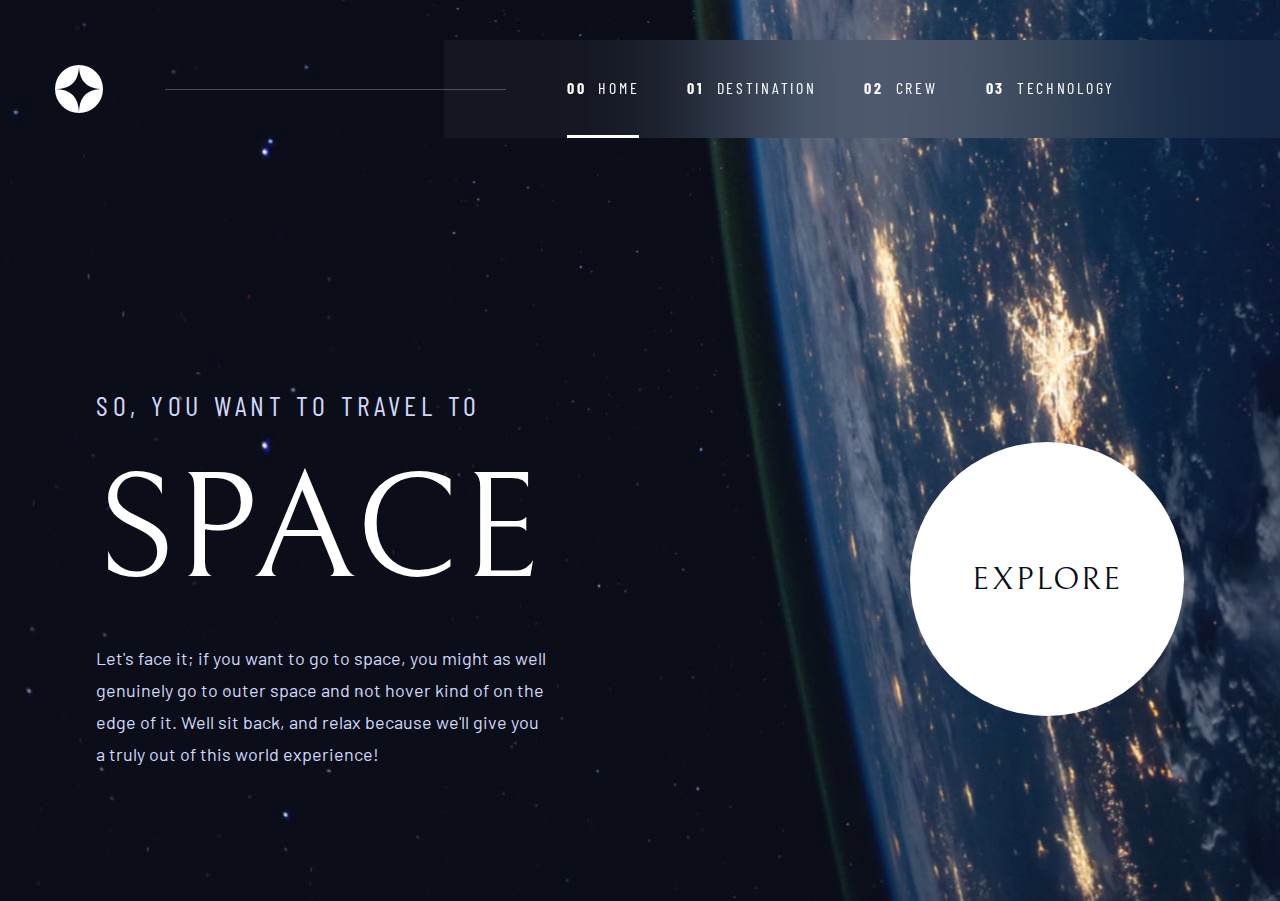
<file: index.html>
<!DOCTYPE html>
<html lang="en">
  <head>
    <meta charset="UTF-8" />
    <meta name="viewport" content="width=device-width, initial-scale=1.0" />
    <link
      rel="icon"
      type="image/png"
      sizes="32x32"
      href="./assets/favicon-32x32.png"
    />
    <title>Frontend Mentor | Space tourism website</title>
    <link rel="stylesheet" href="./css/index.css" />
  </head>
  <body>
    <div class="body">
      <header class="header">
        <nav class="navbar">
          <div class="logo">
            <a href="#">
              <img src="./assets/shared/logo.svg" alt="logo" />
            </a>
          </div>
          <div class="line"></div>
          <ul class="nav-menu">
            <li>
              <a href="#" class="nav-btn nav-btn-active">
                <span class="number">00</span>Home
              </a>
            </li>
            <li>
              <a href="./destination.html" class="nav-btn">
                <span class="number">01</span>Destination
              </a>
            </li>
            <li>
              <a href="./crew.html" class="nav-btn">
                <span class="number">02</span>Crew
              </a>
            </li>
            <li>
              <a href="./technology.html" class="nav-btn">
                <span class="number">03</span>Technology
              </a>
            </li>
          </ul>
          <button class="nav-toggle-btn"></button>
        </nav>
      </header>
      <main class="main">
        <div class="content">
          <h5 class="h5">So, you want to travel to</h5>
          <h1 class="h1">Space</h1>
          <p class="body-txt">
            Let's face it; if you want to go to space, you might as well
            genuinely go to outer space and not hover kind of on the edge of it.
            Well sit back, and relax because we'll give you a truly out of this
            world experience!
          </p>
        </div>
        <a href="./destination.html" class="explore-btn">Explore</a>
      </main>
    </div>
    <script src="./js/navbar.js"></script>
  </body>
</html>
</file>
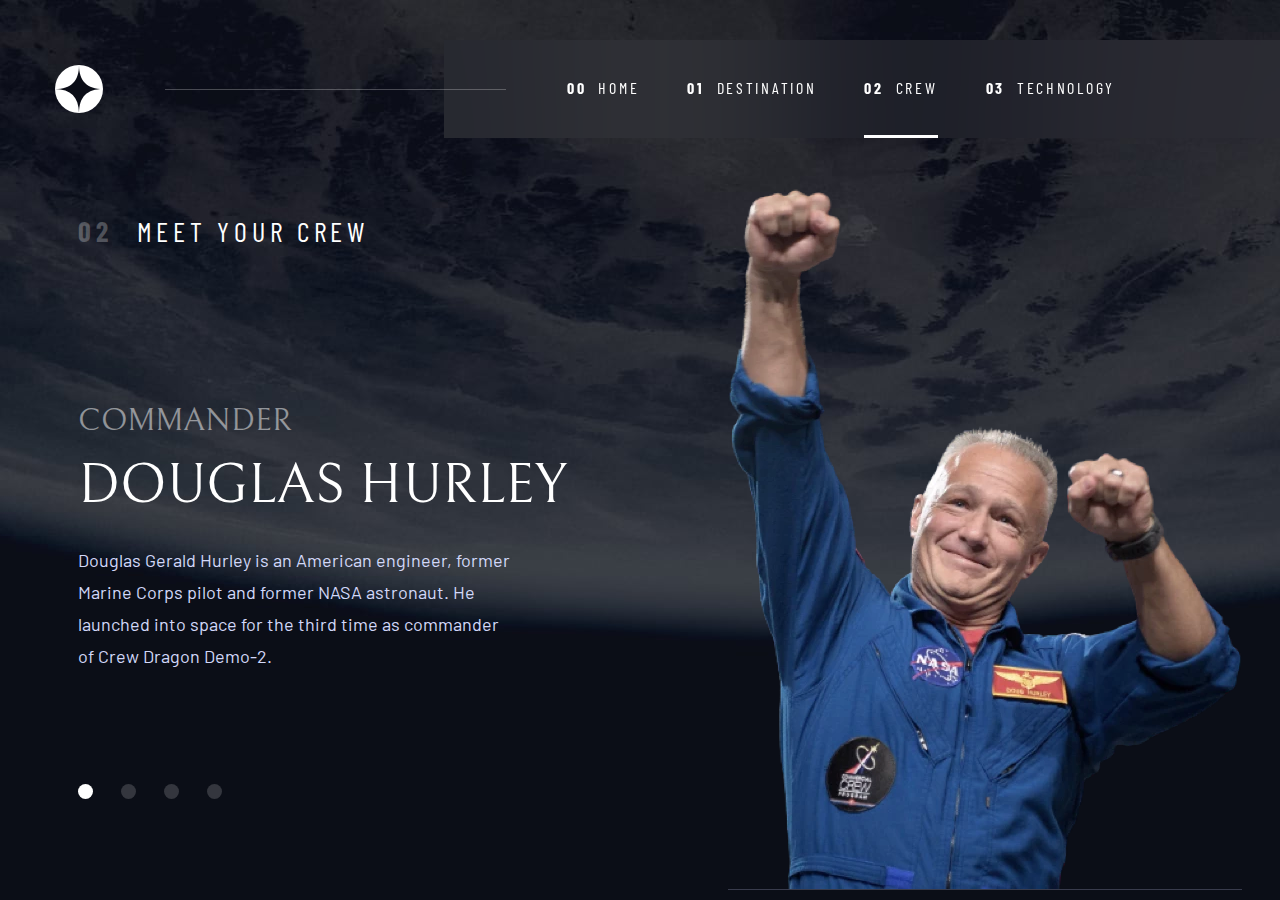
<file: crew.html>
<!DOCTYPE html>
<html lang="en">

<head>
  <meta charset="UTF-8" />
  <meta name="viewport" content="width=device-width, initial-scale=1.0" />
  <link rel="icon" type="image/png" sizes="32x32" href="./assets/favicon-32x32.png" />
  <title>Frontend Mentor | Space tourism website</title>
  <link rel="stylesheet" href="./css/crew.css" />
</head>

<body>
  <div class="body">
    <header class="header">
      <nav class="navbar">
        <div class="logo">
          <a href="./index.html">
            <img src="./assets/shared/logo.svg" alt="logo" />
          </a>
        </div>
        <div class="line"></div>
        <ul class="nav-menu">
          <li>
            <a href="./index.html" class="nav-btn">
              <span class="number">00</span>Home
            </a>
          </li>
          <li>
            <a href="./destination.html" class="nav-btn">
              <span class="number">01</span>Destination
            </a>
          </li>
          <li>
            <a href="#" class="nav-btn nav-btn-active">
              <span class="number">02</span>Crew
            </a>
          </li>
          <li>
            <a href="./technology.html" class="nav-btn">
              <span class="number">03</span>Technology
            </a>
          </li>
        </ul>
        <button class="nav-toggle-btn"></button>
      </nav>
    </header>
    <main class="main">
      <h5 class="h5"><span class="page-number">02</span>Meet your crew</h5>
      <div class="main-container">
        <div class="member-img">
          <img src="./assets/crew/image-douglas-hurley.webp" alt="crew member image">
        </div>
        <div class="content">
          <div class="tab-btn-container">
            <button data-number="0" class="tab-btn tab-btn-active"></button>
            <button data-number="1" class="tab-btn"></button>
            <button data-number="2" class="tab-btn"></button>
            <button data-number="3" class="tab-btn"></button>
          </div>
          <div class="content-container">
            <h4 class="member-role">Commander</h4>
            <h3 class="member-name">Douglas Hurley</h3>
            <p class="member-info">
              Douglas Gerald Hurley is an American engineer, former Marine Corps
              pilot and former NASA astronaut. He launched into space for the
              third time as commander of Crew Dragon Demo-2.
            </p>
          </div>
        </div>
      </div>
    </main>
  </div>
  <script src="./js/navbar.js"></script>
  <script src="./js/crew.js"></script>
</body>

</html>
</file>
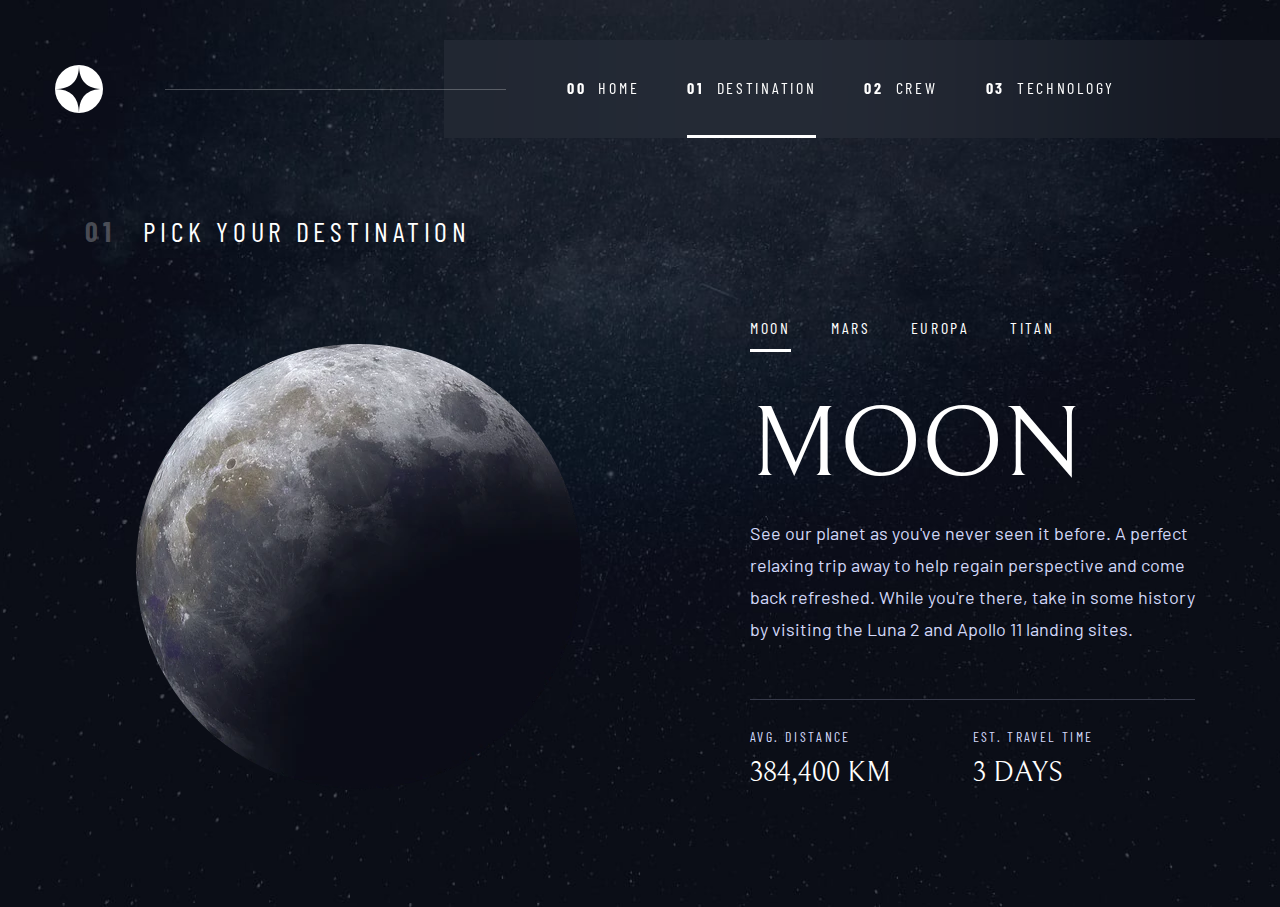
<file: destination.html>
<!DOCTYPE html>
<html lang="en">
  <head>
    <meta charset="UTF-8" />
    <meta name="viewport" content="width=device-width, initial-scale=1.0" />
    <link
      rel="icon"
      type="image/png"
      sizes="32x32"
      href="./assets/favicon-32x32.png"
    />
    <title>Frontend Mentor | Space tourism website</title>
    <link rel="stylesheet" href="./css/destination.css" />
  </head>
  <body>
    <div class="body">
      <header class="header">
        <nav class="navbar">
          <div class="logo">
            <a href="./index.html">
              <img src="./assets/shared/logo.svg" alt="logo" />
            </a>
          </div>
          <div class="line"></div>
          <ul class="nav-menu">
            <li>
              <a href="./index.html" class="nav-btn">
                <span class="number">00</span>Home
              </a>
            </li>
            <li>
              <a href="#" class="nav-btn nav-btn-active">
                <span class="number">01</span>Destination
              </a>
            </li>
            <li>
              <a href="./crew.html" class="nav-btn">
                <span class="number">02</span>Crew
              </a>
            </li>
            <li>
              <a href="./technology.html" class="nav-btn">
                <span class="number">03</span>Technology
              </a>
            </li>
          </ul>
          <button class="nav-toggle-btn"></button>
        </nav>
      </header>
      <main class="main">
        <div class="left">
          <h5 class="h5">
            <span class="page-number">01</span>Pick your destination
          </h5>
          <div class="destination-img">
            <img
              src="./assets/destination/image-moon.webp"
              alt="destination image"
            />
          </div>
        </div>
        <div class="content">
          <div class="tab-btn-container">
            <button data-number="0" class="tab-btn tab-btn-active">Moon</button>
            <button data-number="1" class="tab-btn">Mars</button>
            <button data-number="2" class="tab-btn">Europa</button>
            <button data-number="3" class="tab-btn">Titan</button>
          </div>
          <div class="destination-content">
            <h2 class="destination-name">Moon</h2>
            <p class="destination-info">
              See our planet as you've never seen it before. A perfect relaxing
              trip away to help regain perspective and come back refreshed.
              While you're there, take in some history by visiting the Luna 2
              and Apollo 11 landing sites.
            </p>
          </div>
          <hr />
          <div class="destination-stats">
            <div class="stat-container">
              <p class="stat-name">Avg. distance</p>
              <p class="stat-value distance">384,400 km</p>
            </div>
            <div class="stat-container">
              <p class="stat-name">Est. travel time</p>
              <p class="stat-value travel">3 days</p>
            </div>
          </div>
        </div>
      </main>
    </div>
    <script src="./js/navbar.js"></script>
    <script src="./js/destination.js"></script>
  </body>
</html>
</file>
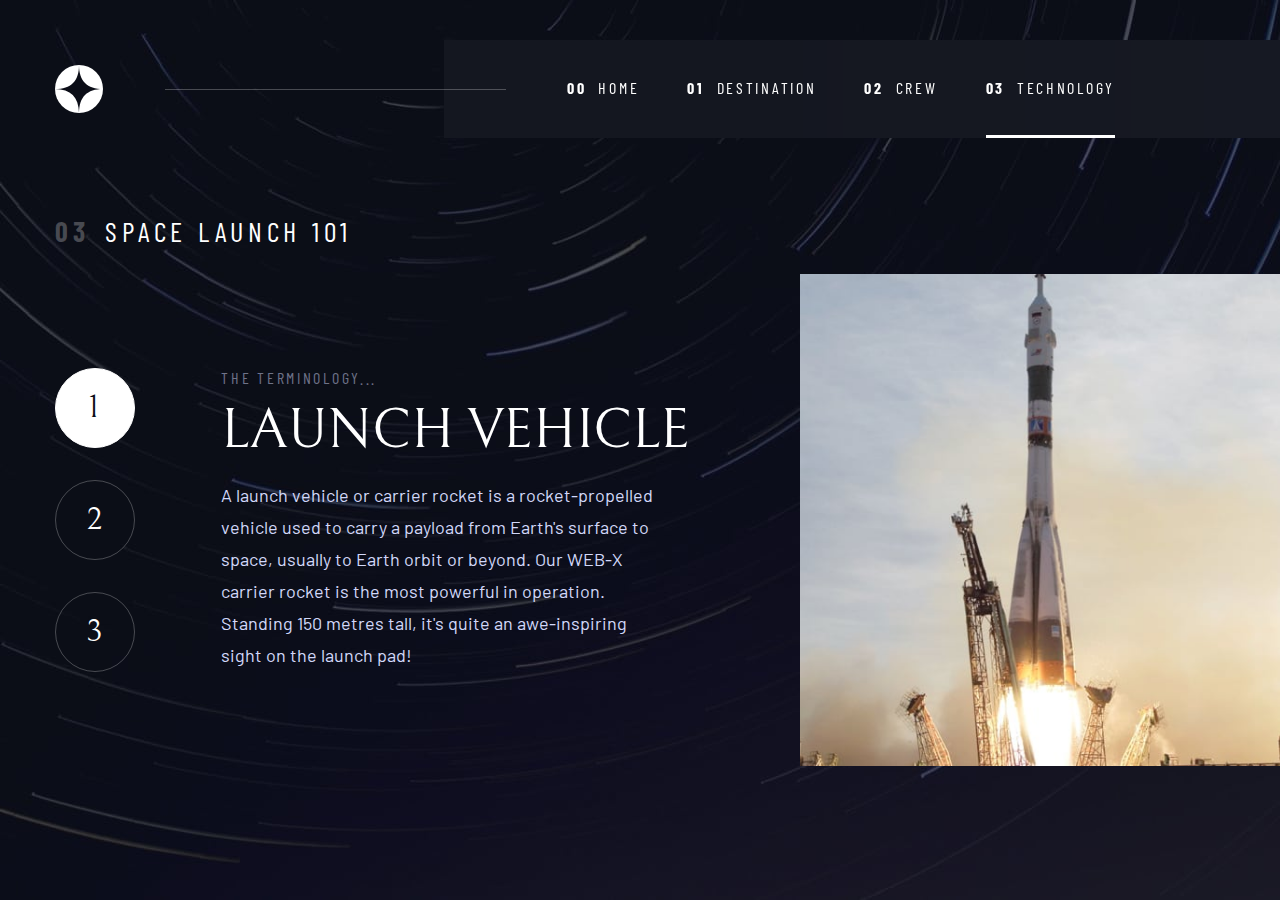
<file: technology.html>
<!DOCTYPE html>
<html lang="en">
  <head>
    <meta charset="UTF-8" />
    <meta name="viewport" content="width=device-width, initial-scale=1.0" />
    <link
      rel="icon"
      type="image/png"
      sizes="32x32"
      href="./assets/favicon-32x32.png"
    />
    <title>Frontend Mentor | Space tourism website</title>
    <link rel="stylesheet" href="./css/technology.css" />
  </head>
  <body>
    <div class="body">
      <header class="header">
        <nav class="navbar">
          <div class="logo">
            <a href="./index.html">
              <img src="./assets/shared/logo.svg" alt="logo" />
            </a>
          </div>
          <div class="line"></div>
          <ul class="nav-menu">
            <li>
              <a href="./index.html" class="nav-btn">
                <span class="number">00</span>Home
              </a>
            </li>
            <li>
              <a href="./destination.html" class="nav-btn">
                <span class="number">01</span>Destination
              </a>
            </li>
            <li>
              <a href="./crew.html" class="nav-btn">
                <span class="number">02</span>Crew
              </a>
            </li>
            <li>
              <a href="#" class="nav-btn nav-btn-active">
                <span class="number">03</span>Technology
              </a>
            </li>
          </ul>
          <button class="nav-toggle-btn"></button>
        </nav>
      </header>
      <main class="main">
        <h5 class="h5"><span class="page-number">03</span>Space launch 101</h5>
        <div class="main-container">
          <div class="tech-img img-lv"></div>
          <div class="content">
            <div class="tab-btn-container">
              <button data-number="0" class="tab-btn tab-btn-active">1</button>
              <button data-number="1" class="tab-btn">2</button>
              <button data-number="2" class="tab-btn">3</button>
            </div>
            <div class="content-container">
              <p class="terminology">The terminology...</p>
              <h3 class="tech-name">Launch vehicle</h3>
              <p class="tech-info">
                A launch vehicle or carrier rocket is a rocket-propelled vehicle
                used to carry a payload from Earth's surface to space, usually
                to Earth orbit or beyond. Our WEB-X carrier rocket is the most
                powerful in operation. Standing 150 metres tall, it's quite an
                awe-inspiring sight on the launch pad!
              </p>
            </div>
          </div>
        </div>
      </main>
      <script src="./js/navbar.js"></script>
      <script src="./js/technology.js"></script>
    </div>
  </body>
</html>
</file>
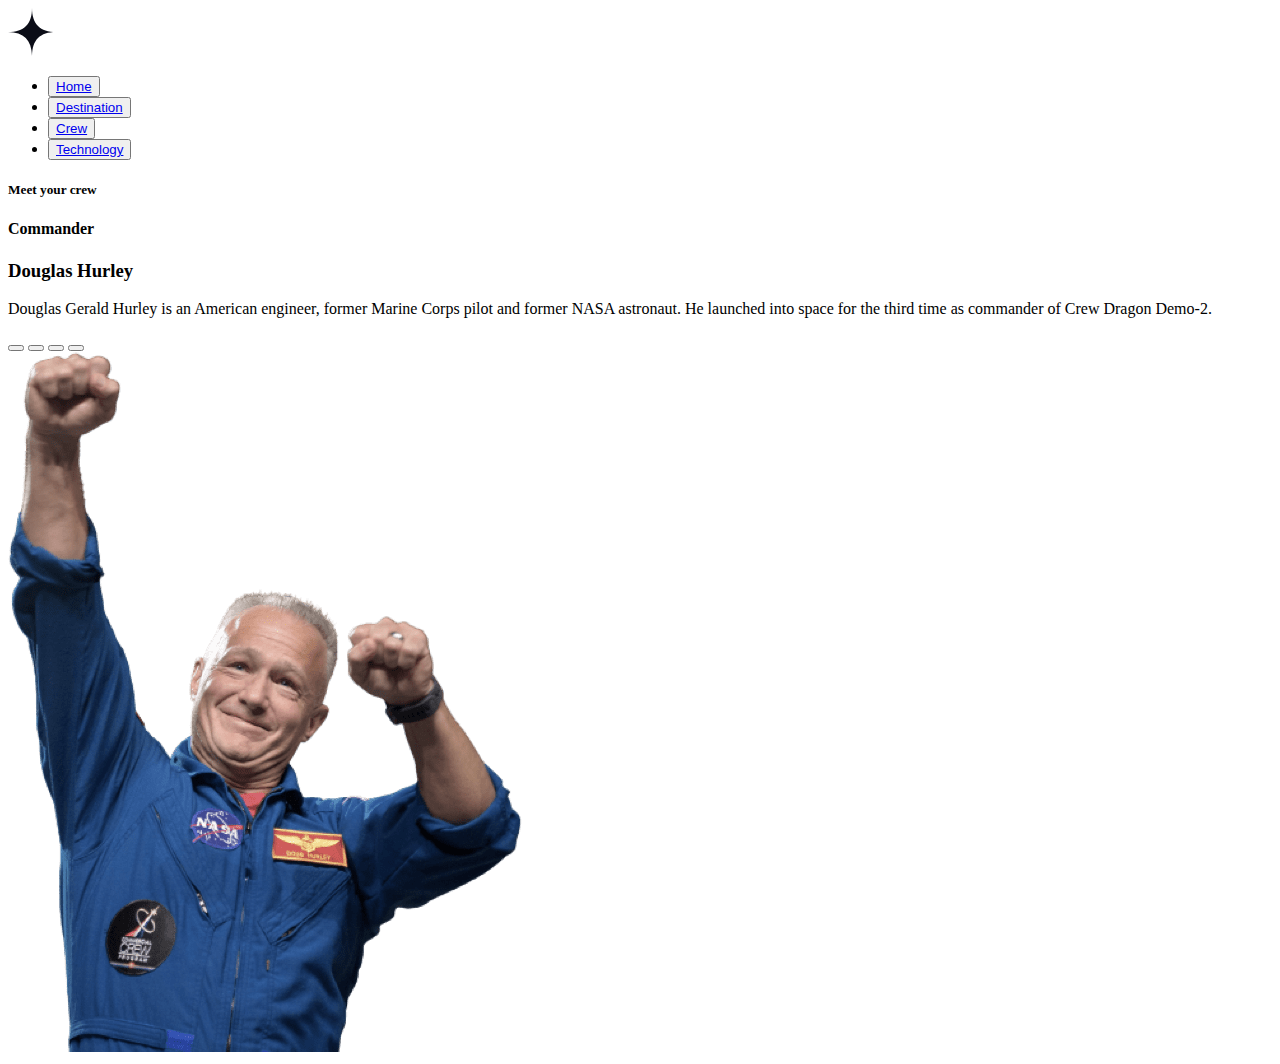
<file: src/crew.html>
<!DOCTYPE html>
<html lang="en">
  <head>
    <meta charset="UTF-8" />
    <meta name="viewport" content="width=device-width, initial-scale=1.0" />
    <link
      rel="icon"
      type="image/png"
      sizes="32x32"
      href="./assets/favicon-32x32.png"
    />
    <title>Frontend Mentor | Space tourism website</title>
  </head>
  <body>
    <header>
      <nav>
        <div>
          <a href="/"><img src="./assets/shared/logo.svg" alt="logo" /></a>
        </div>
        <ul>
          <li>
            <button><a href="#">Home</a></button>
          </li>
          <li>
            <button><a href="#">Destination</a></button>
          </li>
          <li>
            <button><a href="#">Crew</a></button>
          </li>
          <li>
            <button><a href="#">Technology</a></button>
          </li>
        </ul>
      </nav>
    </header>
    <main>
      <div>
        <h5>Meet your crew</h5>
        <div>
          <h4>Commander</h4>
          <h3>Douglas Hurley</h3>
          <p>
            Douglas Gerald Hurley is an American engineer, former Marine Corps
            pilot and former NASA astronaut. He launched into space for the
            third time as commander of Crew Dragon Demo-2.
          </p>
        </div>
        <div>
          <button></button>
          <button></button>
          <button></button>
          <button></button>
        </div>
      </div>
      <div>
        <img src="./assets/crew/image-douglas-hurley.png" alt="Commander" />
      </div>
    </main>
  </body>
</html>
</file>
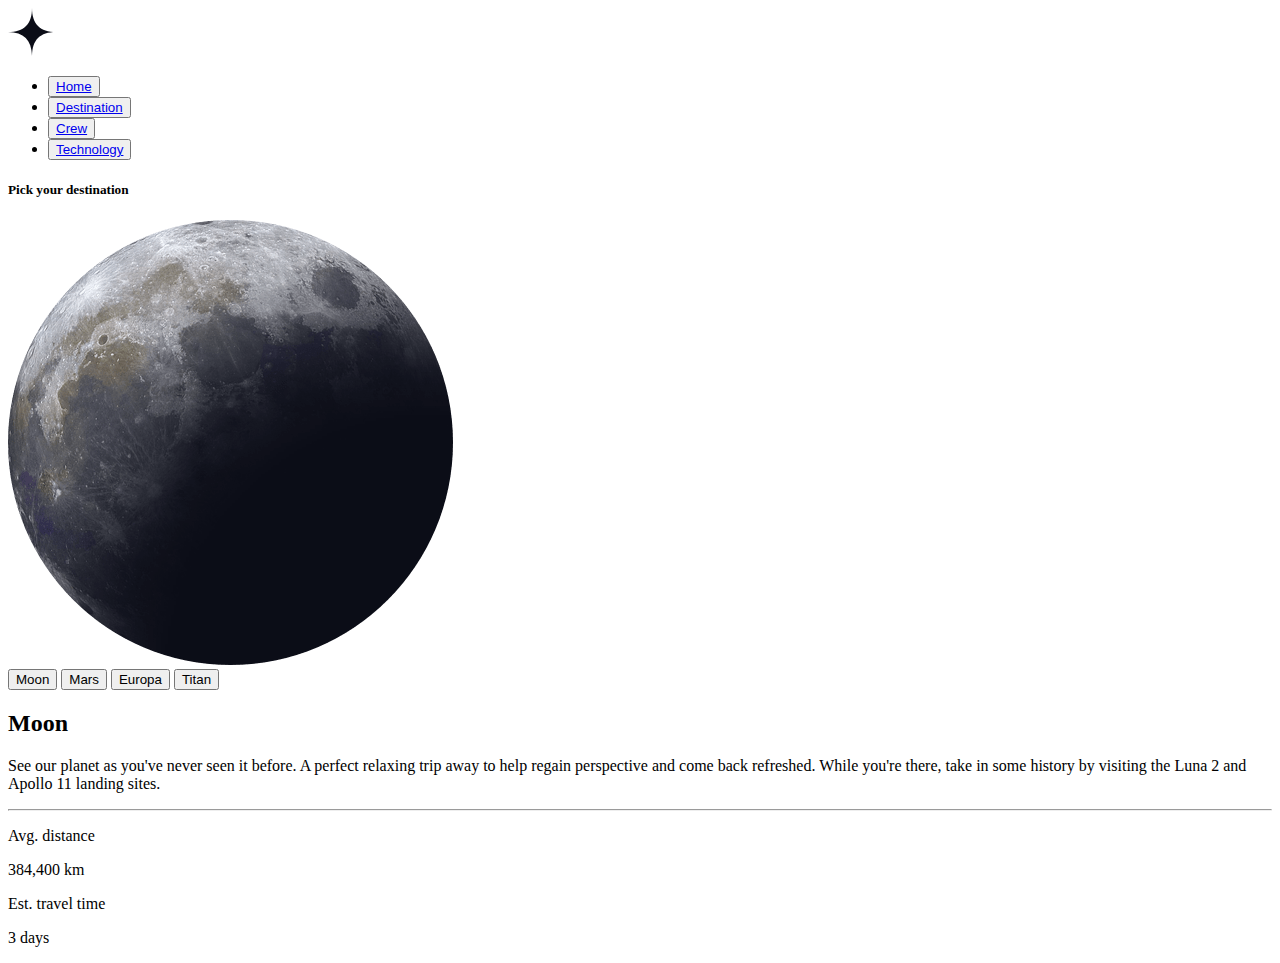
<file: src/destination.html>
<!DOCTYPE html>
<html lang="en">
  <head>
    <meta charset="UTF-8" />
    <meta name="viewport" content="width=device-width, initial-scale=1.0" />
    <link
      rel="icon"
      type="image/png"
      sizes="32x32"
      href="./assets/favicon-32x32.png"
    />
    <title>Frontend Mentor | Space tourism website</title>
  </head>
  <body>
    <header>
      <nav>
        <div>
          <a href="/"><img src="./assets/shared/logo.svg" alt="logo" /></a>
        </div>
        <ul>
          <li>
            <button><a href="#">Home</a></button>
          </li>
          <li>
            <button><a href="#">Destination</a></button>
          </li>
          <li>
            <button><a href="#">Crew</a></button>
          </li>
          <li>
            <button><a href="#">Technology</a></button>
          </li>
        </ul>
      </nav>
    </header>
    <main>
      <div>
        <h5>Pick your destination</h5>
        <div>
          <img src="./assets/destination/image-moon.png" alt="moon image" />
        </div>
      </div>
      <div>
        <div>
          <button>Moon</button>
          <button>Mars</button>
          <button>Europa</button>
          <button>Titan</button>
        </div>
        <div>
          <h2>Moon</h2>
          <p>
            See our planet as you've never seen it before. A perfect relaxing
            trip away to help regain perspective and come back refreshed. While
            you're there, take in some history by visiting the Luna 2 and Apollo
            11 landing sites.
          </p>
        </div>
        <hr />
        <div>
          <div>
            <p>Avg. distance</p>
            <p>384,400 km</p>
          </div>
          <div>
            <p>Est. travel time</p>
            <p>3 days</p>
          </div>
        </div>
      </div>
    </main>
  </body>
</html>
</file>
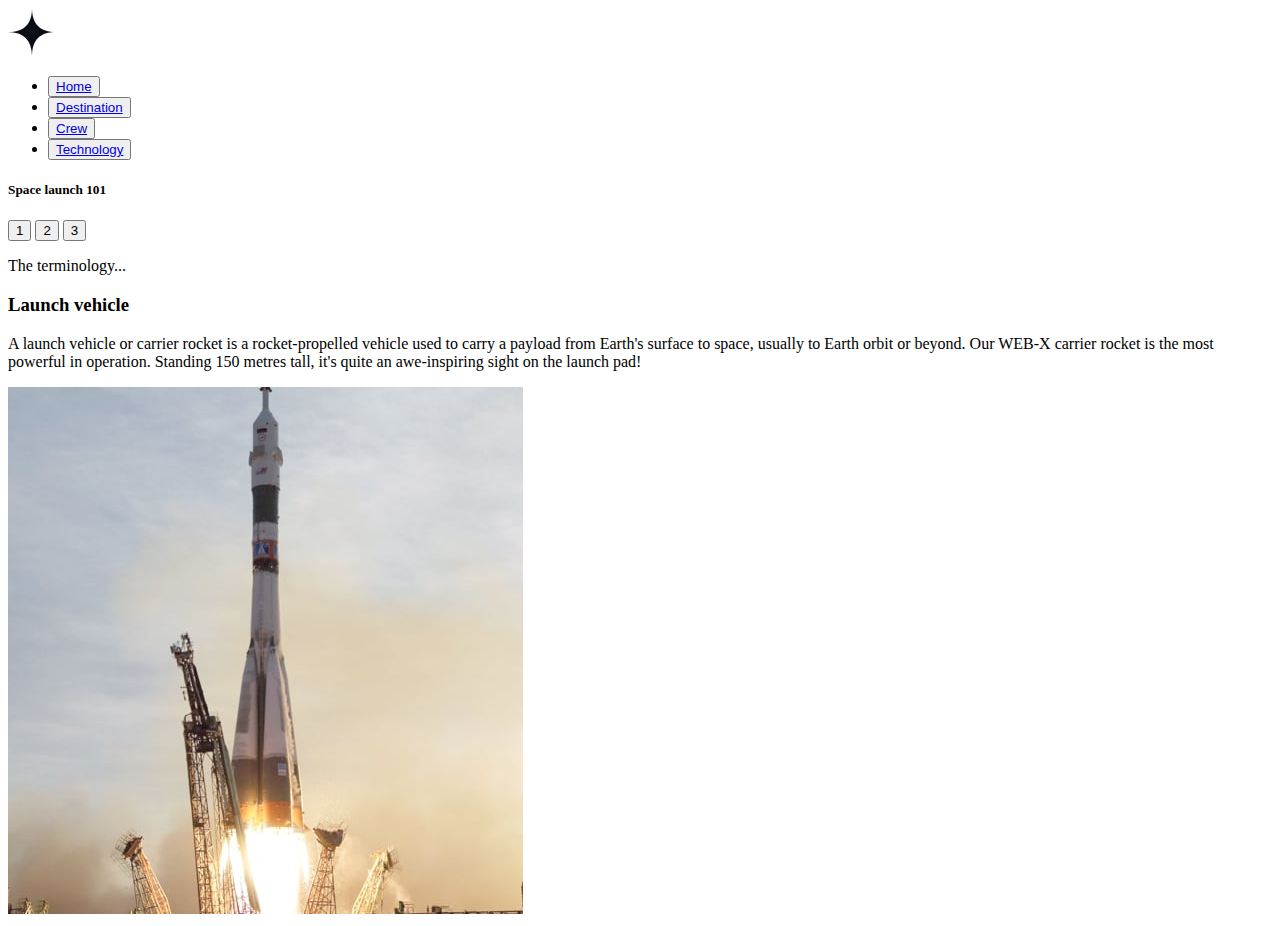
<file: src/technology.html>
<!DOCTYPE html>
<html lang="en">
  <head>
    <meta charset="UTF-8" />
    <meta name="viewport" content="width=device-width, initial-scale=1.0" />
    <link
      rel="icon"
      type="image/png"
      sizes="32x32"
      href="./assets/favicon-32x32.png"
    />
    <title>Frontend Mentor | Space tourism website</title>
  </head>
  <body>
    <header>
      <nav>
        <div>
          <a href="/"><img src="./assets/shared/logo.svg" alt="logo" /></a>
        </div>
        <ul>
          <li>
            <button><a href="#">Home</a></button>
          </li>
          <li>
            <button><a href="#">Destination</a></button>
          </li>
          <li>
            <button><a href="#">Crew</a></button>
          </li>
          <li>
            <button><a href="#">Technology</a></button>
          </li>
        </ul>
      </nav>
    </header>
    <main>
      <div>
        <h5>Space launch 101</h5>
        <div>
          <div>
            <button>1</button>
            <button>2</button>
            <button>3</button>
          </div>
          <div>
            <p>The terminology...</p>
            <h3>Launch vehicle</h3>
            <p>
              A launch vehicle or carrier rocket is a rocket-propelled vehicle
              used to carry a payload from Earth's surface to space, usually to
              Earth orbit or beyond. Our WEB-X carrier rocket is the most
              powerful in operation. Standing 150 metres tall, it's quite an
              awe-inspiring sight on the launch pad!
            </p>
          </div>
        </div>
      </div>
      <div>
        <img
          src="./assets/technology/image-launch-vehicle-portrait.jpg"
          alt="launch vehicle"
        />
      </div>
    </main>
  </body>
</html>
</file>
<file: css/index.css>
@import url("https://fonts.googleapis.com/css2?family=Barlow&family=Barlow+Condensed:wght@400;700&family=Bellefair&display=swap");
@import url(./partials/variables.css);
@import url(./partials/reset.css);
@import url(./partials/navbar.css);

body {
  background-color: hsl(var(--clr-dark));
  background-image: url(../assets/home/background-home-desktop.jpg);
  background-position: center;
  background-repeat: no-repeat;
  background-size: cover;
}

.body {
  min-height: 100vh;
  width: min(100%, 1440px);
  margin: 0 auto;
  color: hsl(var(--clr-light));
  display: flex;
  flex-direction: column;
  gap: 250px;
  position: relative;
  overflow-x: hidden;
}

.main {
  width: min(1302px, 100%);
  padding: 0 96px 131px;
  margin-inline: auto;
  display: flex;
  justify-content: space-between;
  align-items: center;
}

.content>:not(:last-child) {
  margin-bottom: 24px;
}

.h5 {
  font-family: var(--ff-condensed);
  font-size: 28px;
  line-height: 34px;
  letter-spacing: 4.725px;
  text-transform: uppercase;
  color: hsl(var(--clr-accent));
}

.h1 {
  font-family: var(--ff-bellefair);
  font-size: 150px;
  line-height: 172px;
  text-transform: uppercase;
}

.body-txt {
  font-family: var(--ff-barlow);
  font-size: 18px;
  line-height: 32px;
  color: hsl(var(--clr-accent));
  max-width: 45ch;
}

.explore-btn {
  height: 274px;
  width: 274px;
  background: #FFFFFF;
  color: #0B0D17;
  display: inline-grid;
  place-content: center;
  border-radius: 50%;
  font-family: var(--ff-bellefair);
  font-size: 32px;
  line-height: 37px;
  letter-spacing: 2px;
  text-transform: uppercase;
  transition: box-shadow 500ms;
}

.explore-btn:hover {
  box-shadow: 0 0 0 88px hsla(var(--clr-light), .1);
}

@media (max-width: 1000px) {
  body {
    background-image: url(../assets/home/background-home-tablet.jpg);
  }

  .body {
    gap: 105px;
  }

  .main {
    flex-direction: column;
    text-align: center;
    padding-bottom: 90px;
    gap: 155px;
  }

  .h5 {
    font-size: 20px;
    line-height: 24px;
    letter-spacing: 3.375px;
  }

  .h1 {
    line-height: 150px;
  }

  .body-txt {
    font-size: 16px;
    line-height: 28px;
    max-width: 49ch;
  }

  .explore-btn {
    height: 242px;
    width: 242px;
  }
}

@media (max-width: 610px) {
  body {
    background-image: url(../assets/home/background-home-mobile.jpg);
  }

  .main {
    gap: 80px;
    padding-bottom: 48px;
  }

  .body {
    gap: 48px;
  }

  .content>:not(:last-child) {
    margin-bottom: 16px;
  }

  .h5 {
    font-size: 16px;
    line-height: 19px;
    letter-spacing: 2.7px;
  }

  .h1 {
    font-size: 80px;
    line-height: 100px;
  }

  .body-txt {
    font-size: 15px;
    line-height: 25px;
    width: 38ch;
  }

  .explore-btn {
    height: 150px;
    width: 150px;
    font-size: 20px;
    line-height: 23px;
    letter-spacing: 1.25px;
  }

  .explore-btn:hover {
    box-shadow: 0 0 0 55px hsla(var(--clr-light), .1);
  }
}
</file>
<file: css/crew.css>
@import url("https://fonts.googleapis.com/css2?family=Barlow&family=Barlow+Condensed:wght@400;700&family=Bellefair&display=swap");
@import url(./partials/variables.css);
@import url(./partials/reset.css);
@import url(./partials/navbar.css);

body {
  background-color: hsl(var(--clr-dark));
  background-image: url(../assets/crew/background-crew-mobile.jpg);
  background-position: center;
  background-repeat: no-repeat;
  background-size: cover;
}

.body {
  min-height: 100vh;
  width: min(100%, 1440px);
  margin: 0 auto;
  color: hsl(var(--clr-light));
  position: relative;
  overflow-x: hidden;
}

.main {
  padding: 0 24px 24px;
  text-align: center;
}

.h5 {
  font-family: var(--ff-condensed);
  font-size: 16px;
  line-height: 19px;
  letter-spacing: 2.7px;
  text-transform: uppercase;
  margin-bottom: 32px;
}

.page-number {
  font-weight: 700;
  color: hsla(var(--clr-light), 0.25);
  margin-right: 16px;
}

.member-img {
  height: 224px;
  border-bottom: 1px solid hsl(231, 15%, 26%);
}

.member-img img {
  height: 100%;
  margin-inline: auto;
}

.tab-btn-container {
  margin-block: 30px;
}

.tab-btn-container > :not(:last-child) {
  margin-right: 16px;
}

.tab-btn {
  height: 10px;
  width: 10px;
  background: hsla(var(--clr-light), 0.17);
  border-radius: 50%;
  cursor: pointer;
}

.tab-btn:hover {
  background: hsla(var(--clr-light), 0.5);
}

.tab-btn-active,
.tab-btn-active:hover {
  background: hsla(var(--clr-light), 1);
}

.member-role {
  font-family: var(--ff-bellefair);
  font-size: 16px;
  line-height: 18px;
  text-transform: uppercase;
  color: hsla(var(--clr-light), 0.5);
  margin-bottom: 8px;
}

.member-name {
  font-family: var(--ff-bellefair);
  font-size: 24px;
  line-height: 28px;
  text-transform: uppercase;
  margin-bottom: 16px;
}

.member-info {
  font-family: var(--ff-barlow);
  font-size: 15px;
  line-height: 25px;
  color: hsl(var(--clr-accent));
  margin-bottom: 34px;
}

@media (min-width: 611px) {
  body {
    background-image: url(../assets/crew/background-crew-tablet.jpg);
  }

  .main {
    padding: 42px 38px 0;
  }

  .h5 {
    font-size: 20px;
    line-height: 24px;
    letter-spacing: 3.375px;
    margin-bottom: 58px;
    text-align: left;
  }

  .main-container {
    display: flex;
    flex-direction: column-reverse;
  }

  .member-img {
    height: 488px;
  }

  .content {
    display: flex;
    flex-direction: column-reverse;
  }

  .tab-btn-container {
    margin-block: 40px;
  }

  .member-role {
    font-size: 24px;
    line-height: 28px;
    margin-bottom: 8px;
  }

  .member-name {
    font-size: 40px;
    line-height: 46px;
    margin-bottom: 16px;
  }

  .member-info {
    font-size: 16px;
    line-height: 28px;
    margin: 0 auto;
    max-width: 50ch;
  }
}

@media (min-width: 1001px) {
  body {
    background-image: url(../assets/crew/background-crew-desktop.jpg);
  }

  .main {
    padding: 76px 100px 0 165px;
    text-align: left;
    max-width: 1300px;
    padding: 76px 38px 0 clamp(38px, 6.115vw, 88px);
    margin-inline: auto;
  }

  .h5 {
    font-size: 28px;
    line-height: 34px;
    letter-spacing: 4.725px;
    margin-bottom: 0;
  }

  .page-number {
    margin-right: 24px;
  }

  .main-container {
    flex-direction: row-reverse;
    justify-content: space-between;
    align-items: flex-end;
    gap: 2rem;
  }

  .member-img {
    display: flex;
    align-items: flex-end;
  }

  .member-img img {
    height: auto;
  }

  .content {
    margin-top: 154px;
  }

  .tab-btn-container {
    margin-block: 84px;
  }

  .tab-btn-container > :not(:last-child) {
    margin-right: 24px;
  }

  .tab-btn {
    height: 15px;
    width: 15px;
  }

  .member-role {
    font-size: 32px;
    line-height: 37px;
    margin-bottom: 15px;
  }

  .member-name {
    font-size: 56px;
    line-height: 64px;
    margin-bottom: 26px;
  }

  .member-info {
    font-size: 18px;
    line-height: 32px;
    margin: 0 0 26px;
    max-width: 44ch;
  }
}
</file>
<file: css/destination.css>
@import url("https://fonts.googleapis.com/css2?family=Barlow&family=Barlow+Condensed:wght@400;700&family=Bellefair&display=swap");
@import url(./partials/variables.css);
@import url(./partials/reset.css);
@import url(./partials/navbar.css);

body {
  background-color: hsl(var(--clr-dark));
  background-image: url(../assets/destination/background-destination-desktop.jpg);
  background-position: center;
  background-repeat: no-repeat;
  background-size: cover;
}

.body {
  min-height: 100vh;
  width: min(100%, 1440px);
  margin: 0 auto;
  color: hsl(var(--clr-light));
  position: relative;
  overflow-x: hidden;
}

.main {
  display: flex;
  justify-content: space-between;
  margin: 76px auto 118px auto;
  max-width: 1190px;
  align-items: flex-end;
  padding-inline: 40px;
  gap: 2rem;
}

.h5 {
  font-family: var(--ff-condensed);
  font-size: 28px;
  line-height: 34px;
  letter-spacing: 4.725px;
  text-transform: uppercase;
  margin-bottom: 96px;
}

.page-number {
  font-weight: 700;
  color: hsla(var(--clr-light), 0.25);
  margin-right: 28px;
}

.destination-img {
  padding-left: 4vw;
}

.destination-img img {
  width: 445px;
  aspect-ratio: 1;
}

.content {
  max-width: 445px;
}

.tab-btn-container {
  margin-bottom: 36px;
}

.tab-btn-container > :not(:last-child) {
  margin-right: 36px;
}

.tab-btn {
  font-family: var(--ff-condensed);
  font-size: 16px;
  line-height: 19px;
  letter-spacing: 2.7px;
  padding-bottom: 12px;
  text-transform: uppercase;
  border-bottom: 3px solid transparent;
  cursor: pointer;
}

.tab-btn:hover {
  border-color: hsla(var(--clr-light), 0.5);
}

.tab-btn-active,
.tab-btn-active:hover {
  border-color: hsl(var(--clr-light));
}

.destination-name {
  font-family: var(--ff-bellefair);
  font-size: 100px;
  line-height: 115px;
  text-transform: uppercase;
  margin-bottom: 14px;
}

.destination-info {
  font-family: var(--ff-barlow);
  font-size: 18px;
  line-height: 32px;
  color: hsl(var(--clr-accent));
  margin-bottom: 54px;
}

hr {
  border: none;
  border-top: 1px solid #383b4b;
  margin-bottom: 28px;
}

.destination-stats {
  display: flex;
}

.stat-container {
  flex: 1;
}

.stat-name {
  font-family: var(--ff-condensed);
  font-size: 14px;
  line-height: 17px;
  letter-spacing: 2.3625px;
  text-transform: uppercase;
  color: hsl(var(--clr-accent));
  margin-bottom: 12px;
}

.stat-value {
  font-family: var(--ff-bellefair);
  font-size: 28px;
  line-height: 32px;
  text-transform: uppercase;
}

@media (max-width: 1000px) {
  body {
    background-image: url(../assets/destination/background-destination-tablet.jpg);
  }

  .main {
    flex-direction: column;
    align-items: center;
    margin-top: 40px;
    margin-bottom: 62px;
    gap: 52px;
  }

  .left {
    width: 100%;
  }

  .h5 {
    margin-bottom: 60px;
    font-size: 20px;
    line-height: 24px;
    letter-spacing: 3.375px;
  }

  .page-number {
    margin-right: 19px;
  }

  .destination-img {
    padding: 0;
  }

  .destination-img img {
    margin-inline: auto;
    width: 300px;
  }

  .content {
    text-align: center;
    max-width: 100%;
  }

  .tab-btn-container {
    margin-bottom: 32px;
  }

  .destination-name {
    font-size: 80px;
    line-height: 92px;
    margin-bottom: 8px;
  }

  .destination-info {
    font-size: 16px;
    line-height: 28px;
    max-width: 62ch;
    margin-bottom: 50px;
  }

  .destination-stats {
    max-width: 450px;
    margin: 0 auto;
  }
}

@media (max-width: 610px) {
  body {
    background-image: url(../assets/destination/background-destination-mobile.jpg);
  }

  .main {
    padding-inline: 24px;
    text-align: center;
    margin-top: 0;
    gap: 26px;
    margin-bottom: 54px;
  }

  .h5 {
    font-size: 16px;
    line-height: 19px;
    letter-spacing: 2.7px;
    margin-bottom: 32px;
  }

  .destination-img img {
    width: 170px;
  }

  .tab-btn-container {
    margin-bottom: 20px;
  }

  .tab-btn-container > :not(:last-child) {
    margin-right: 28px;
  }

  .tab-btn {
    font-size: 14px;
    line-height: 17px;
    padding-bottom: 8px;
  }

  .destination-name {
    font-size: 56px;
    line-height: 64px;
    margin-bottom: 1px;
  }

  .destination-info {
    font-size: 15px;
    line-height: 25px;
    margin-bottom: 32px;
  }

  hr {
    margin-bottom: 32px;
  }

  .destination-stats {
    flex-direction: column;
    gap: 32px;
  }
}
</file>
<file: css/technology.css>
@import url("https://fonts.googleapis.com/css2?family=Barlow&family=Barlow+Condensed:wght@400;700&family=Bellefair&display=swap");
@import url(./partials/variables.css);
@import url(./partials/reset.css);
@import url(./partials/navbar.css);

body {
  background-color: hsl(var(--clr-dark));
  background-image: url(../assets/technology/background-technology-mobile.jpg);
  background-position: center;
  background-repeat: no-repeat;
  background-size: cover;
}

.body {
  min-height: 100vh;
  width: min(100%, 1440px);
  margin: 0 auto;
  color: hsl(var(--clr-light));
  position: relative;
  overflow-x: hidden;
}

.main {
  text-align: center;
}

.h5 {
  font-family: var(--ff-condensed);
  font-size: 16px;
  line-height: 19px;
  letter-spacing: 2.7px;
  text-transform: uppercase;
  margin-bottom: 32px;
}

.page-number {
  font-weight: 700;
  color: hsla(var(--clr-light), 0.25);
  margin-right: 16px;
}

.tech-img {
  width: 100%;
  aspect-ratio: 2.477;
  background-image: var(--url);
  background-position: center;
  background-repeat: no-repeat;
  background-size: cover;
  margin-bottom: 34px;
}

.img-lv {
  --url: url(../assets/technology/image-launch-vehicle-landscape.jpg);
}

.img-sc {
  --url: url(../assets/technology/image-space-capsule-landscape.jpg);
}

.img-sp {
  --url: url(../assets/technology/image-spaceport-landscape.jpg);
}

.tab-btn-container {
  margin-bottom: 26px;
}

.tab-btn-container > :not(:last-child) {
  margin-right: 16px;
}

.tab-btn {
  height: 40px;
  width: 40px;
  border: 1px solid hsla(var(--clr-light), 0.25);
  border-radius: 50%;
  font-family: var(--ff-bellefair);
  line-height: 18px;
  cursor: pointer;
}

.tab-btn:hover {
  border-color: hsl(var(--clr-light));
}

.tab-btn-active,
.tab-btn-active:hover {
  background-color: hsl(var(--clr-light));
  border-color: hsl(var(--clr-light));
  color: hsl(var(--clr-dark));
}

.terminology {
  font-family: var(--ff-condensed);
  font-size: 14px;
  line-height: 17px;
  text-transform: uppercase;
  color: hsla(var(--clr-accent), 0.5);
  letter-spacing: 2.36px;
  margin-bottom: 9px;
}

.tech-name {
  font-family: var(--ff-bellefair);
  font-size: 24px;
  line-height: 28px;
  text-transform: uppercase;
  margin-bottom: 16px;
}

.tech-info {
  font-family: var(--ff-barlow);
  font-size: 15px;
  line-height: 25px;
  color: hsl(var(--clr-accent));
  max-width: 40ch;
  margin-inline: auto;
  margin-bottom: 80px;
}

@media (min-width: 611px) {
  body {
    background-image: url(../assets/technology/background-technology-tablet.jpg);
  }

  .h5 {
    margin: 40px;
    text-align: left;
    font-size: 20px;
    line-height: 24px;
    letter-spacing: 3.375px;
  }

  .tech-img {
    height: 310px;
    margin-bottom: 56px;
  }

  .tab-btn-container {
    margin-bottom: 44px;
  }

  .tab-btn {
    height: 60px;
    width: 60px;
    font-size: 24px;
  }

  .terminology {
    font-size: 16px;
    line-height: 19px;
    letter-spacing: 2.7px;
    margin-bottom: 16px;
  }

  .tech-name {
    font-size: 40px;
    line-height: 46px;
  }

  .tech-info {
    font-size: 16px;
    line-height: 28px;
    margin-bottom: 100px;
    max-width: 50ch;
  }
}
@media (min-width: 1001px) {
  body {
    background-image: url(../assets/technology/background-technology-desktop.jpg);
  }

  .main {
    max-width: 1330px;
    margin-left: auto;
    padding-left: 55px;
    margin-bottom: 100px;
  }

  .h5 {
    font-size: 28px;
    line-height: 34px;
    letter-spacing: 4.725px;
    margin: 76px auto 26px auto;
  }

  .main-container {
    display: flex;
    flex-direction: row-reverse;
    justify-content: space-between;
    gap: 1.5rem;
  }

  .tech-img {
    flex: 2;
    aspect-ratio: 0.977;
    margin-bottom: 0;
    height: 100%;
  }

  .img-lv {
    --url: url(../assets/technology/image-launch-vehicle-portrait.jpg);
  }

  .img-sc {
    --url: url(../assets/technology/image-space-capsule-portrait.jpg);
  }

  .img-sp {
    --url: url(../assets/technology/image-spaceport-portrait.jpg);
  }

  .content {
    display: flex;
    align-items: center;
    text-align: left;
    gap: 12%;
    flex: 3;
  }

  .tab-btn-container {
    display: flex;
    flex-direction: column;
    gap: 32px;
    margin-bottom: 0;
  }

  .tab-btn-container > :not(:last-child) {
    margin-right: 0;
  }

  .tab-btn {
    height: 80px;
    width: 80px;
    font-size: 32px;
    line-height: 37px;
    letter-spacing: 2px;
  }

  .terminology {
    margin-bottom: 12px;
  }

  .tech-name {
    font-size: 56px;
    line-height: 64px;
  }

  .tech-info {
    font-size: 18px;
    line-height: 32px;
    max-width: 43.75ch;
    margin-inline: 0;
    margin-bottom: 0;
  }
}
</file>
